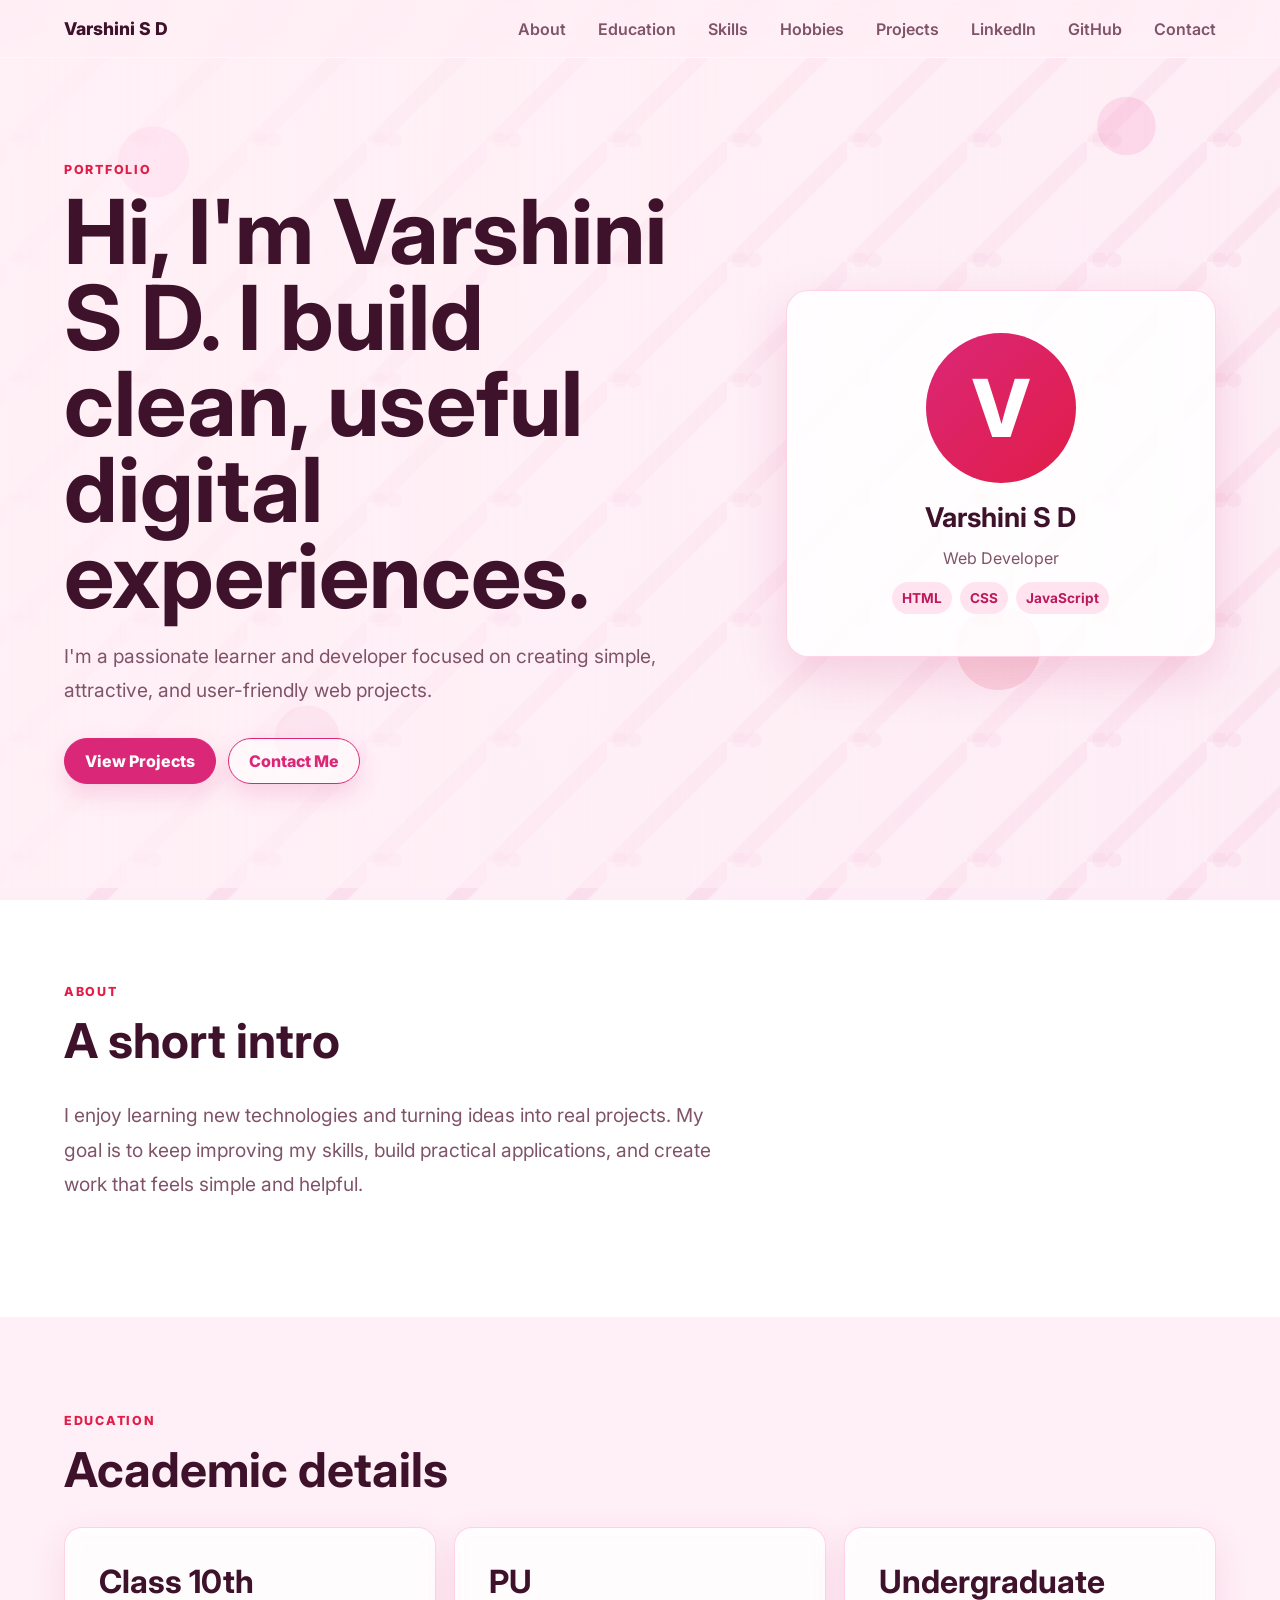
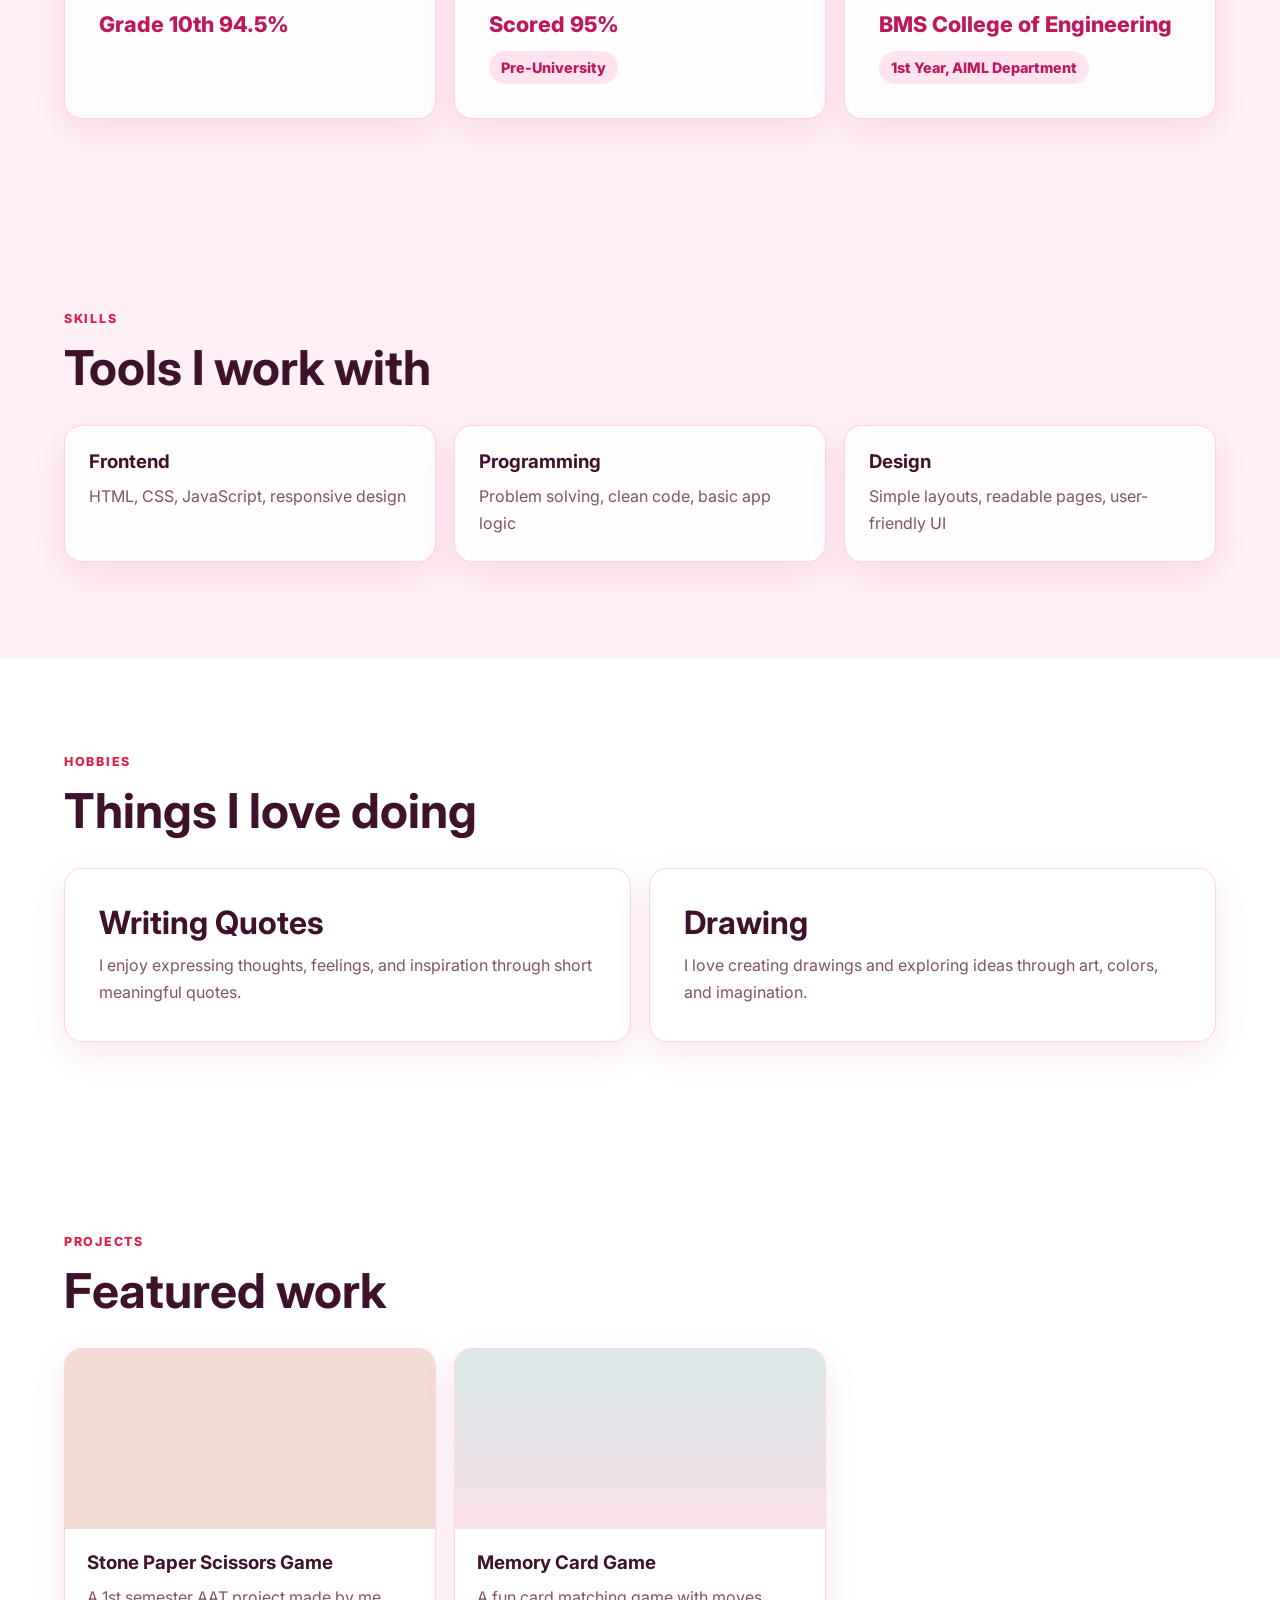
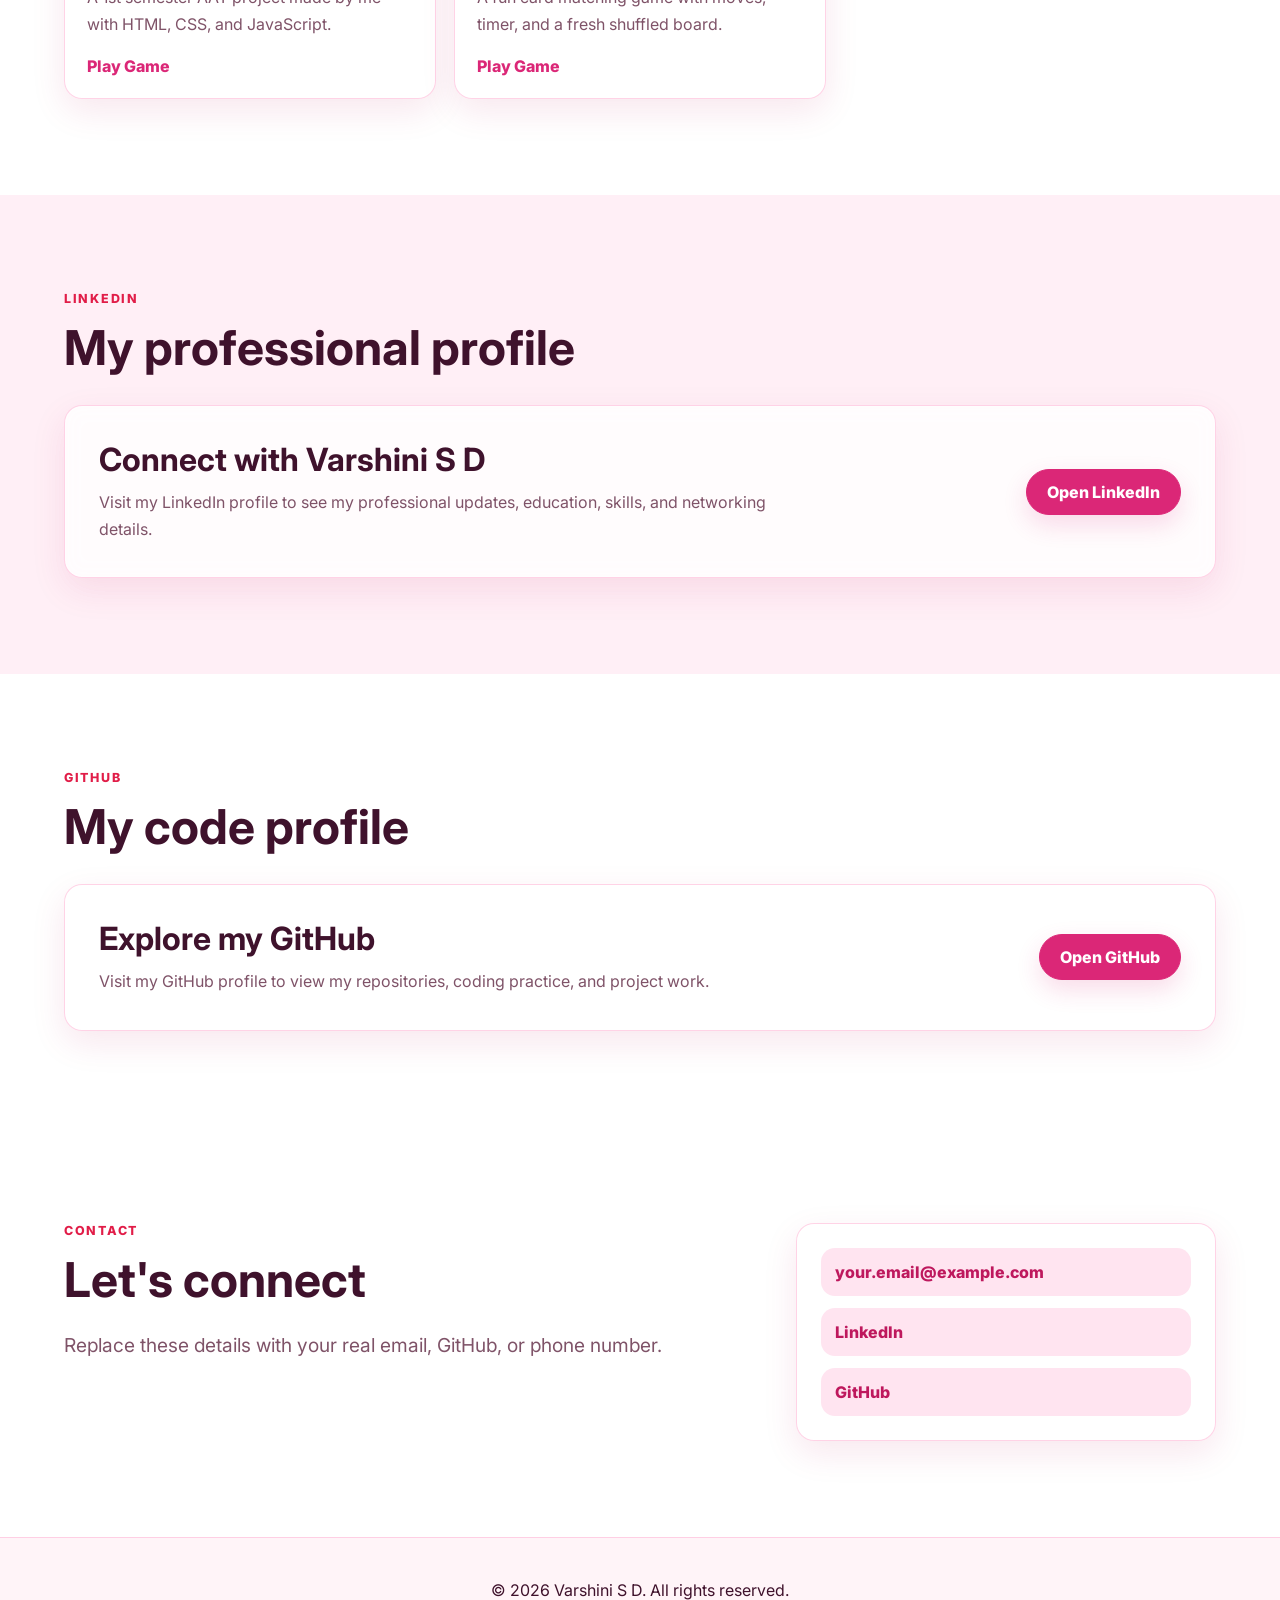
<file: index.html>
<!DOCTYPE html>
<html lang="en">
<head>
  <meta charset="UTF-8" />
  <meta name="viewport" content="width=device-width, initial-scale=1.0" />
  <title>Varshini S D | Portfolio</title>
  <link rel="preconnect" href="https://fonts.googleapis.com">
  <link rel="preconnect" href="https://fonts.gstatic.com" crossorigin>
  <link href="https://fonts.googleapis.com/css2?family=Inter:wght@400;500;600;700;800&display=swap" rel="stylesheet">
  <link rel="stylesheet" href="styles.css?v=heart-theme-2" />
</head>
<body>
  <header class="site-header">
    <a class="logo" href="#home">Varshini S D</a>
    <nav class="nav" aria-label="Main navigation">
      <a href="#about">About</a>
      <a href="#education">Education</a>
      <a href="#skills">Skills</a>
      <a href="#hobbies">Hobbies</a>
      <a href="#projects">Projects</a>
      <a href="#linkedin">LinkedIn</a>
      <a href="#github">GitHub</a>
      <a href="#contact">Contact</a>
    </nav>
  </header>

  <main>
    <section id="home" class="hero">
      <div class="hero-content">
        <p class="eyebrow">Portfolio</p>
        <h1>Hi, I'm Varshini S D. I build clean, useful digital experiences.</h1>
        <p class="hero-text">
          I'm a passionate learner and developer focused on creating simple,
          attractive, and user-friendly web projects.
        </p>
        <div class="hero-actions">
          <a class="button primary" href="#projects">View Projects</a>
          <a class="button secondary" href="#contact">Contact Me</a>
        </div>
      </div>
      <div class="profile-panel" aria-label="Profile summary">
        <div class="avatar">V</div>
        <h2>Varshini S D</h2>
        <p>Web Developer</p>
        <div class="profile-tags">
          <span>HTML</span>
          <span>CSS</span>
          <span>JavaScript</span>
        </div>
      </div>
    </section>

    <section id="about" class="section">
      <div class="section-heading">
        <p class="eyebrow">About</p>
        <h2>A short intro</h2>
      </div>
      <p class="section-copy">
        I enjoy learning new technologies and turning ideas into real projects.
        My goal is to keep improving my skills, build practical applications,
        and create work that feels simple and helpful.
      </p>
    </section>

    <section id="education" class="section muted education-section">
      <div class="section-heading">
        <p class="eyebrow">Education</p>
        <h2>Academic details</h2>
      </div>
      <div class="education-grid">
        <article class="education-card">
          <h3>Class 10th</h3>
          <p>Grade 10th 94.5%</p>
        </article>
        <article class="education-card">
          <h3>PU</h3>
          <p>Scored 95%</p>
          <span>Pre-University</span>
        </article>
        <article class="education-card">
          <h3>Undergraduate</h3>
          <p>BMS College of Engineering</p>
          <span>1st Year, AIML Department</span>
        </article>
      </div>
    </section>

    <section id="skills" class="section muted">
      <div class="section-heading">
        <p class="eyebrow">Skills</p>
        <h2>Tools I work with</h2>
      </div>
      <div class="skill-grid">
        <article>
          <h3>Frontend</h3>
          <p>HTML, CSS, JavaScript, responsive design</p>
        </article>
        <article>
          <h3>Programming</h3>
          <p>Problem solving, clean code, basic app logic</p>
        </article>
        <article>
          <h3>Design</h3>
          <p>Simple layouts, readable pages, user-friendly UI</p>
        </article>
      </div>
    </section>

    <section id="hobbies" class="section hobbies-section">
      <div class="section-heading">
        <p class="eyebrow">Hobbies</p>
        <h2>Things I love doing</h2>
      </div>
      <div class="hobby-grid">
        <article class="hobby-card">
          <h3>Writing Quotes</h3>
          <p>I enjoy expressing thoughts, feelings, and inspiration through short meaningful quotes.</p>
        </article>
        <article class="hobby-card">
          <h3>Drawing</h3>
          <p>I love creating drawings and exploring ideas through art, colors, and imagination.</p>
        </article>
      </div>
    </section>

    <section id="projects" class="section">
      <div class="section-heading">
        <p class="eyebrow">Projects</p>
        <h2>Featured work</h2>
      </div>
      <div class="project-grid">
        <article class="project-card">
          <div class="project-image project-two"></div>
          <div class="project-body">
            <h3>Stone Paper Scissors Game</h3>
            <p>A 1st semester AAT project made by me with HTML, CSS, and JavaScript.</p>
            <a href="stone-paper-scissors.html">Play Game</a>
          </div>
        </article>
        <article class="project-card">
          <div class="project-image project-memory"></div>
          <div class="project-body">
            <h3>Memory Card Game</h3>
            <p>A fun card matching game with moves, timer, and a fresh shuffled board.</p>
            <a href="memory-card-game.html">Play Game</a>
          </div>
        </article>
      </div>
    </section>

    <section id="linkedin" class="section muted linkedin-section">
      <div class="section-heading">
        <p class="eyebrow">LinkedIn</p>
        <h2>My professional profile</h2>
      </div>
      <div class="linkedin-card">
        <div>
          <h3>Connect with Varshini S D</h3>
          <p>
            Visit my LinkedIn profile to see my professional updates, education,
            skills, and networking details.
          </p>
        </div>
        <a class="button primary" href="https://www.linkedin.com/in/varshini-shetty-b81585377?utm_source=share_via&utm_content=profile&utm_medium=member_android" target="_blank" rel="noreferrer">
          Open LinkedIn
        </a>
      </div>
    </section>

    <section id="github" class="section github-section">
      <div class="section-heading">
        <p class="eyebrow">GitHub</p>
        <h2>My code profile</h2>
      </div>
      <div class="social-card">
        <div>
          <h3>Explore my GitHub</h3>
          <p>
            Visit my GitHub profile to view my repositories, coding practice,
            and project work.
          </p>
        </div>
        <a class="button primary" href="https://github.com/varshinisd25-vsd" target="_blank" rel="noreferrer">
          Open GitHub
        </a>
      </div>
    </section>

    <section id="contact" class="section contact-section">
      <div>
        <p class="eyebrow">Contact</p>
        <h2>Let's connect</h2>
        <p class="section-copy">
          Replace these details with your real email, GitHub, or phone number.
        </p>
      </div>
      <div class="contact-card">
        <a href="mailto:your.email@example.com">your.email@example.com</a>
        <a href="https://www.linkedin.com/in/varshini-shetty-b81585377?utm_source=share_via&utm_content=profile&utm_medium=member_android" target="_blank" rel="noreferrer">LinkedIn</a>
        <a href="https://github.com/varshinisd25-vsd" target="_blank" rel="noreferrer">GitHub</a>
      </div>
    </section>
  </main>

  <footer>
    <p>&copy; <span id="year"></span> Varshini S D. All rights reserved.</p>
  </footer>

  <script src="script.js"></script>
</body>
</html>
</file>
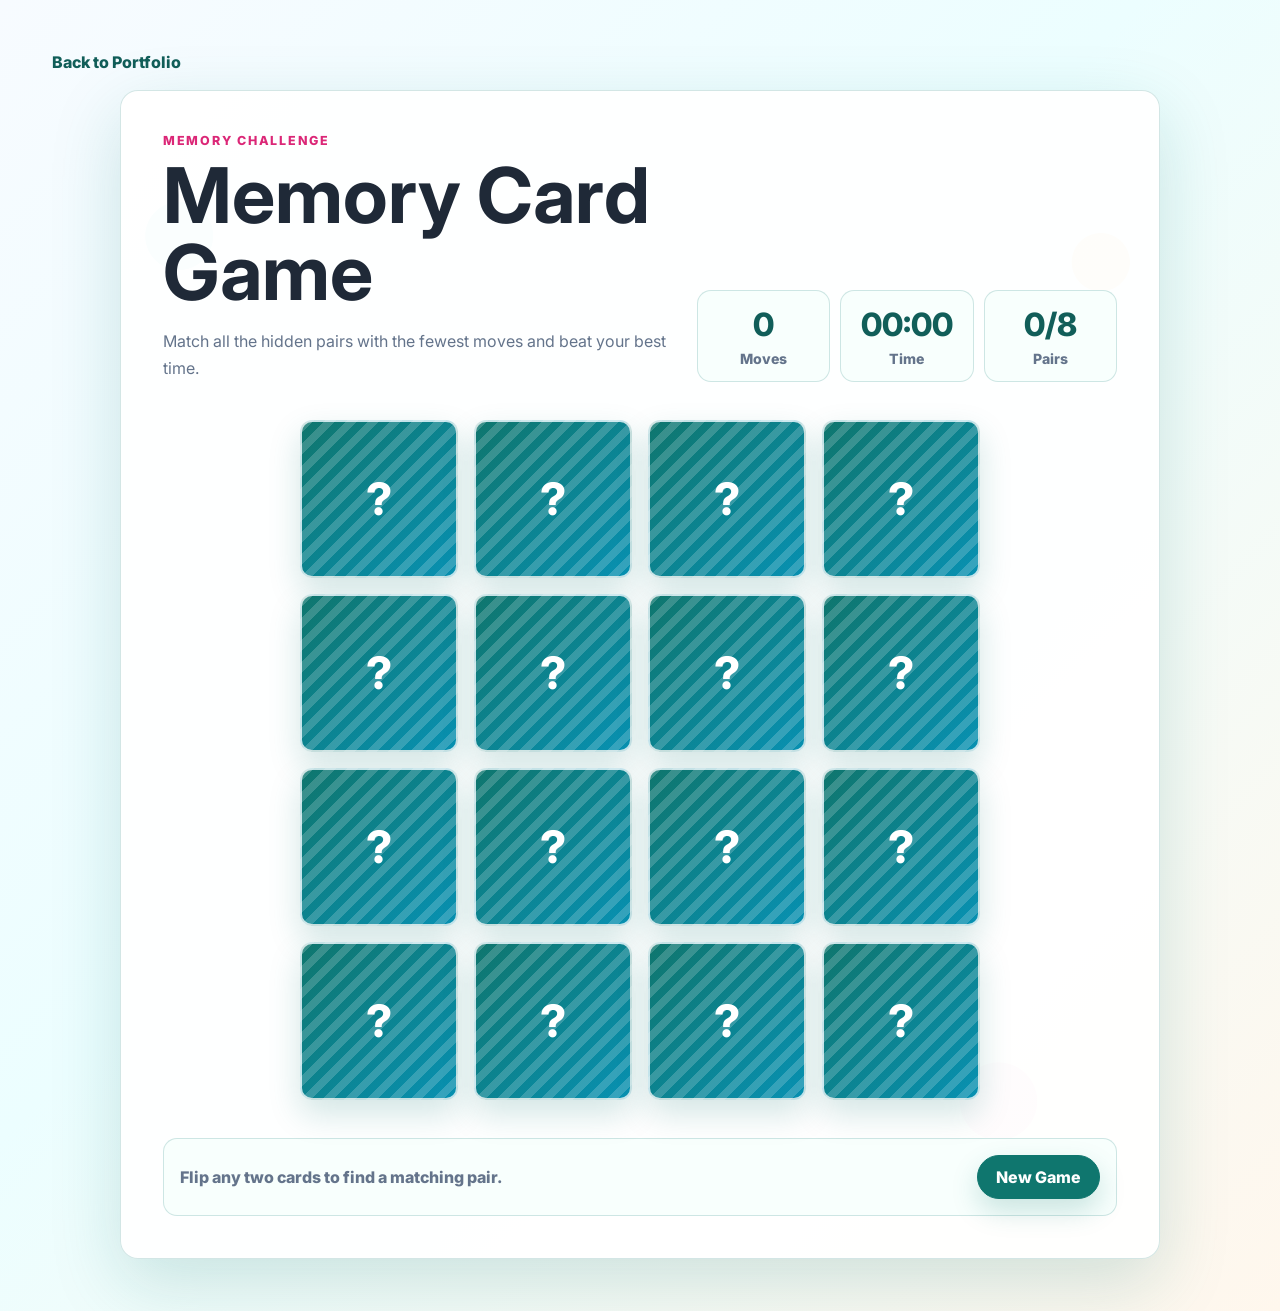
<file: memory-card-game.html>
<!DOCTYPE html>
<html lang="en">
<head>
  <meta charset="UTF-8" />
  <meta name="viewport" content="width=device-width, initial-scale=1.0" />
  <title>Memory Card Game | Varshini S D</title>
  <link rel="preconnect" href="https://fonts.googleapis.com">
  <link rel="preconnect" href="https://fonts.gstatic.com" crossorigin>
  <link href="https://fonts.googleapis.com/css2?family=Inter:wght@400;600;700;800&display=swap" rel="stylesheet">
  <link rel="stylesheet" href="memory.css" />
</head>
<body>
  <main class="memory-shell">
    <a class="back-link" href="index.html">Back to Portfolio</a>

    <section class="memory-game" aria-labelledby="game-title">
      <div class="game-header">
        <div>
          <p class="eyebrow">Memory Challenge</p>
          <h1 id="game-title">Memory Card Game</h1>
          <p class="intro">Match all the hidden pairs with the fewest moves and beat your best time.</p>
        </div>

        <div class="stats" aria-label="Game stats">
          <div>
            <span id="moves">0</span>
            <p>Moves</p>
          </div>
          <div>
            <span id="timer">00:00</span>
            <p>Time</p>
          </div>
          <div>
            <span id="matches">0/8</span>
            <p>Pairs</p>
          </div>
        </div>
      </div>

      <div class="memory-board" id="memory-board" aria-label="Memory cards"></div>

      <div class="message-panel" aria-live="polite">
        <p id="status-text">Flip any two cards to find a matching pair.</p>
        <button class="reset-button" id="reset-game" type="button">New Game</button>
      </div>
    </section>
  </main>

  <script src="memory.js"></script>
</body>
</html>
</file>
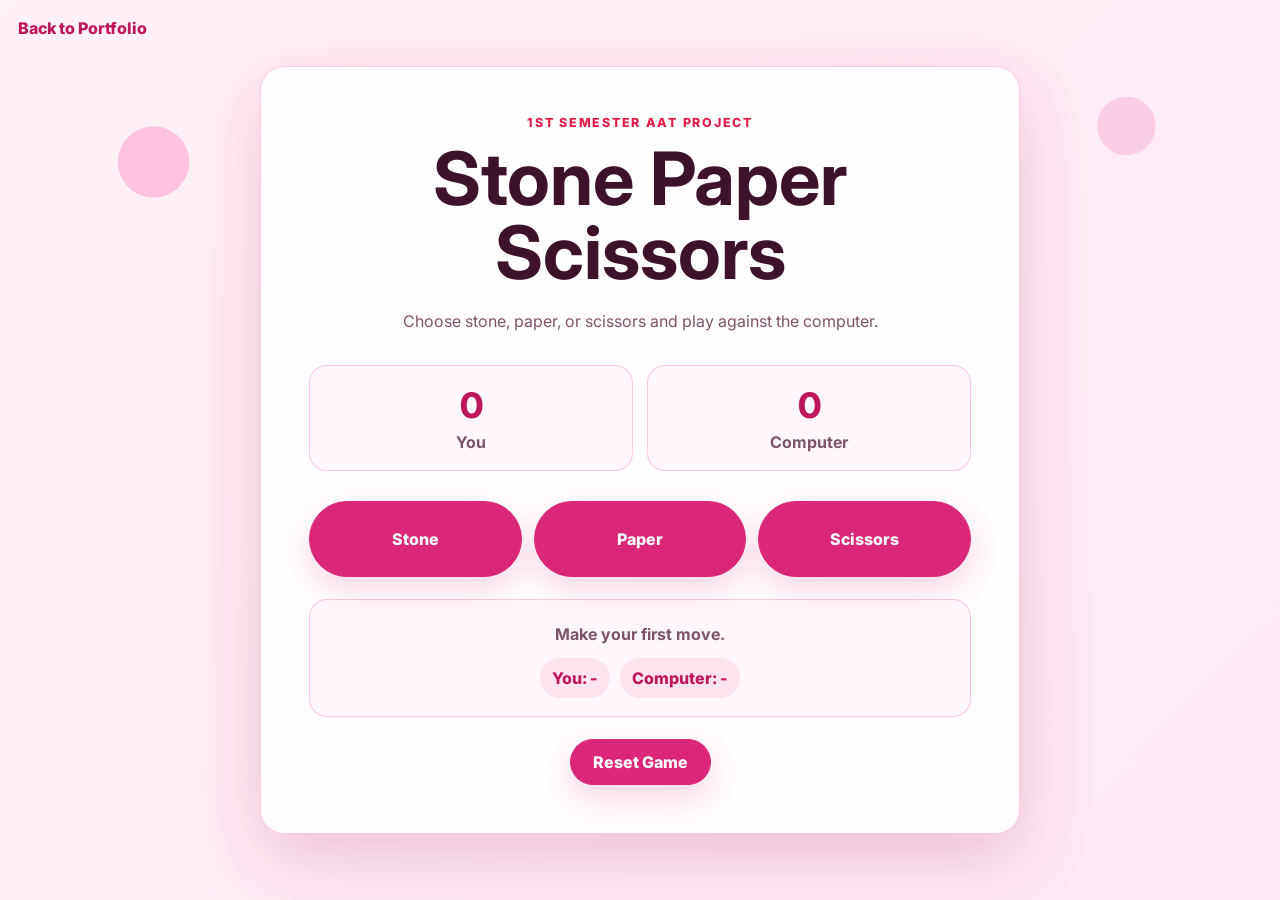
<file: stone-paper-scissors.html>
<!DOCTYPE html>
<html lang="en">
<head>
  <meta charset="UTF-8" />
  <meta name="viewport" content="width=device-width, initial-scale=1.0" />
  <title>Stone Paper Scissors | Varshini S D</title>
  <link rel="preconnect" href="https://fonts.googleapis.com">
  <link rel="preconnect" href="https://fonts.gstatic.com" crossorigin>
  <link href="https://fonts.googleapis.com/css2?family=Inter:wght@400;600;700;800&display=swap" rel="stylesheet">
  <link rel="stylesheet" href="game.css" />
</head>
<body>
  <main class="game-shell">
    <a class="back-link" href="index.html">Back to Portfolio</a>

    <section class="game-card" aria-labelledby="game-title">
      <p class="eyebrow">1st Semester AAT Project</p>
      <h1 id="game-title">Stone Paper Scissors</h1>
      <p class="intro">
        Choose stone, paper, or scissors and play against the computer.
      </p>

      <div class="score-board" aria-label="Score board">
        <div>
          <span id="player-score">0</span>
          <p>You</p>
        </div>
        <div>
          <span id="computer-score">0</span>
          <p>Computer</p>
        </div>
      </div>

      <div class="choice-row" aria-label="Game choices">
        <button class="choice-button" type="button" data-choice="stone">
          <span>Stone</span>
        </button>
        <button class="choice-button" type="button" data-choice="paper">
          <span>Paper</span>
        </button>
        <button class="choice-button" type="button" data-choice="scissors">
          <span>Scissors</span>
        </button>
      </div>

      <div class="result-panel" aria-live="polite">
        <p id="round-text">Make your first move.</p>
        <div class="moves">
          <span id="player-move">You: -</span>
          <span id="computer-move">Computer: -</span>
        </div>
      </div>

      <button class="reset-button" type="button" id="reset-game">Reset Game</button>
    </section>
  </main>

  <script src="game.js"></script>
</body>
</html>
</file>
<file: styles.css>
:root {
  --bg: #fff0f6;
  --text: #3f122c;
  --muted: #7f5368;
  --line: rgba(255, 182, 213, 0.6);
  --primary: #db2777;
  --primary-dark: #be185d;
  --accent: #e11d48;
  --card: rgba(255, 255, 255, 0.88);
  --shadow: 0 18px 50px rgba(190, 24, 93, 0.16);
}

* {
  box-sizing: border-box;
}

* {
  transition:
    background-color 0.25s ease,
    border-color 0.25s ease,
    box-shadow 0.25s ease,
    color 0.25s ease,
    transform 0.25s ease;
}

html {
  scroll-behavior: smooth;
  cursor: url("data:image/svg+xml,%3Csvg xmlns='http://www.w3.org/2000/svg' width='28' height='28' viewBox='0 0 28 28'%3E%3Cpath fill='%23db2777' stroke='white' stroke-width='1.5' d='M5 3l15 9-7 2 4 8-3 2-4-8-5 5z'/%3E%3Ccircle cx='20' cy='7' r='4' fill='%23fb7185' stroke='white' stroke-width='1.2'/%3E%3C/svg%3E") 5 3, auto;
}

body {
  margin: 0;
  font-family: "Inter", Arial, sans-serif;
  color: var(--text);
  background:
    radial-gradient(circle at 12% 18%, rgba(255, 77, 166, 0.34) 0 2.2rem, transparent 2.25rem),
    radial-gradient(circle at 88% 14%, rgba(244, 114, 182, 0.3) 0 1.8rem, transparent 1.85rem),
    radial-gradient(circle at 78% 72%, rgba(225, 29, 72, 0.24) 0 2.6rem, transparent 2.65rem),
    radial-gradient(circle at 24% 82%, rgba(219, 39, 119, 0.22) 0 2rem, transparent 2.05rem),
    linear-gradient(135deg, rgba(255, 240, 246, 0.9), rgba(252, 231, 243, 0.82)),
    url("https://images.unsplash.com/photo-1518199266791-5375a83190b7?auto=format&fit=crop&w=1800&q=85");
  background-attachment: fixed;
  background-position: center;
  background-size: cover;
}

body::before {
  content: "";
  position: fixed;
  inset: 0;
  z-index: -1;
  pointer-events: none;
  opacity: 0.4;
  background-image:
    radial-gradient(circle at 20px 20px, rgba(219, 39, 119, 0.18) 0 7px, transparent 8px),
    radial-gradient(circle at 34px 20px, rgba(219, 39, 119, 0.18) 0 7px, transparent 8px),
    linear-gradient(135deg, transparent 0 48%, rgba(219, 39, 119, 0.18) 49% 57%, transparent 58%);
  background-size: 120px 120px;
  background-position: 0 0, 0 0, 7px 22px;
}

a {
  color: inherit;
  text-decoration: none;
}

a,
button,
.button,
.contact-card a,
.project-body a {
  cursor: url("data:image/svg+xml,%3Csvg xmlns='http://www.w3.org/2000/svg' width='30' height='30' viewBox='0 0 30 30'%3E%3Cpath fill='%23be185d' stroke='white' stroke-width='1.5' d='M4 3l17 10-8 2 5 9-4 2-5-9-5 6z'/%3E%3Cpath fill='%23fb7185' stroke='white' stroke-width='1.1' d='M22 5c-1.3-2-4.6-.9-4.6 1.7 0 2.2 4.6 5 4.6 5s4.6-2.8 4.6-5C26.6 4.1 23.3 3 22 5z'/%3E%3C/svg%3E") 4 3, pointer;
}

.site-header {
  position: sticky;
  top: 0;
  z-index: 10;
  display: flex;
  align-items: center;
  justify-content: space-between;
  padding: 18px clamp(18px, 5vw, 72px);
  border-bottom: 1px solid rgba(255, 255, 255, 0.55);
  background: rgba(255, 240, 246, 0.82);
  backdrop-filter: blur(14px);
}

.logo {
  font-size: 1.1rem;
  font-weight: 800;
}

.nav {
  display: flex;
  gap: clamp(14px, 3vw, 32px);
  color: var(--muted);
  font-weight: 600;
}

.nav a:hover {
  color: var(--primary);
}

.hero {
  min-height: calc(100vh - 70px);
  display: grid;
  grid-template-columns: minmax(0, 1.2fr) minmax(280px, 0.8fr);
  align-items: center;
  gap: clamp(28px, 6vw, 80px);
  padding: clamp(56px, 8vw, 110px) clamp(18px, 5vw, 72px);
  background:
    linear-gradient(90deg, rgba(255, 240, 246, 0.88), rgba(255, 240, 246, 0.32));
}

.hero-content {
  max-width: 780px;
}

.eyebrow {
  margin: 0 0 12px;
  color: var(--accent);
  font-size: 0.78rem;
  font-weight: 800;
  letter-spacing: 0.14em;
  text-transform: uppercase;
}

h1,
h2,
h3,
p {
  overflow-wrap: anywhere;
}

h1 {
  margin: 0;
  max-width: 740px;
  font-size: clamp(2.4rem, 7vw, 5.8rem);
  line-height: 0.96;
  letter-spacing: 0;
}

.hero-text,
.section-copy {
  max-width: 670px;
  color: var(--muted);
  font-size: clamp(1rem, 2vw, 1.2rem);
  line-height: 1.8;
}

.hero-actions {
  display: flex;
  flex-wrap: wrap;
  gap: 12px;
  margin-top: 30px;
}

.button {
  display: inline-flex;
  align-items: center;
  justify-content: center;
  min-height: 46px;
  padding: 0 20px;
  border: 1px solid var(--primary);
  border-radius: 999px;
  font-weight: 800;
  box-shadow: 0 10px 24px rgba(219, 39, 119, 0.16);
}

.button.primary {
  color: #fff;
  background: var(--primary);
}

.button.primary:hover {
  background: var(--primary-dark);
  box-shadow: 0 16px 34px rgba(190, 24, 93, 0.28);
  transform: translateY(-3px);
}

.button.secondary {
  color: var(--primary);
  background: rgba(255, 255, 255, 0.54);
}

.button.secondary:hover {
  background: #fff;
  box-shadow: 0 16px 34px rgba(190, 24, 93, 0.16);
  transform: translateY(-3px);
}

.profile-panel {
  display: grid;
  justify-items: center;
  gap: 14px;
  padding: clamp(28px, 5vw, 42px);
  border: 1px solid var(--line);
  border-radius: 22px;
  background: var(--card);
  box-shadow: var(--shadow);
  text-align: center;
}

.profile-panel:hover {
  box-shadow: 0 24px 70px rgba(190, 24, 93, 0.24);
  transform: translateY(-6px);
}

.avatar {
  display: grid;
  place-items: center;
  width: clamp(104px, 18vw, 150px);
  aspect-ratio: 1;
  border-radius: 50%;
  color: #fff;
  background: linear-gradient(135deg, var(--primary), var(--accent));
  font-size: clamp(3rem, 8vw, 5rem);
  font-weight: 800;
}

.profile-panel h2 {
  margin: 4px 0 0;
  font-size: 1.7rem;
}

.profile-panel p {
  margin: 0;
  color: var(--muted);
}

.profile-tags {
  display: flex;
  flex-wrap: wrap;
  justify-content: center;
  gap: 8px;
}

.profile-tags span {
  padding: 8px 10px;
  border-radius: 999px;
  color: var(--primary-dark);
  background: #ffe4f0;
  font-size: 0.85rem;
  font-weight: 700;
}

.profile-tags span:hover {
  background: #ffd1e6;
  transform: translateY(-2px);
}

.section {
  padding: clamp(58px, 8vw, 96px) clamp(18px, 5vw, 72px);
}

.section.muted {
  background: rgba(255, 228, 240, 0.58);
  backdrop-filter: blur(8px);
}

.section-heading {
  margin-bottom: 28px;
}

.section h2 {
  margin: 0;
  font-size: clamp(1.8rem, 4vw, 3rem);
}

.education-grid,
.skill-grid,
.hobby-grid,
.project-grid {
  display: grid;
  grid-template-columns: repeat(3, minmax(0, 1fr));
  gap: 18px;
}

.skill-grid article,
.education-card,
.hobby-card,
.project-card,
.linkedin-card,
.social-card,
.contact-card {
  border: 1px solid var(--line);
  border-radius: 18px;
  background: var(--card);
  backdrop-filter: blur(10px);
  box-shadow: 0 12px 34px rgba(190, 24, 93, 0.1);
}

.skill-grid article:hover,
.education-card:hover,
.hobby-card:hover,
.project-card:hover,
.linkedin-card:hover,
.social-card:hover,
.contact-card:hover {
  border-color: rgba(219, 39, 119, 0.42);
  box-shadow: 0 22px 54px rgba(190, 24, 93, 0.2);
  transform: translateY(-6px);
}

.skill-grid article {
  padding: 24px;
}

.hobby-grid {
  grid-template-columns: repeat(2, minmax(0, 1fr));
}

.hobby-card {
  padding: clamp(22px, 4vw, 34px);
}

.hobby-card h3 {
  margin: 0 0 10px;
  font-size: clamp(1.3rem, 3vw, 2rem);
}

.hobby-card p {
  margin: 0;
  color: var(--muted);
  line-height: 1.7;
}

.education-card {
  padding: clamp(22px, 4vw, 34px);
}

.education-card h3 {
  margin: 0 0 10px;
  font-size: clamp(1.3rem, 3vw, 2rem);
}

.education-card p {
  margin: 0;
  color: var(--primary-dark);
  font-size: clamp(1.1rem, 2vw, 1.35rem);
  font-weight: 800;
}

.education-card span {
  display: inline-flex;
  margin-top: 14px;
  padding: 8px 12px;
  border-radius: 999px;
  color: var(--primary-dark);
  background: #ffe4f0;
  font-size: 0.9rem;
  font-weight: 800;
}

.skill-grid h3,
.project-body h3 {
  margin: 0 0 10px;
}

.skill-grid p,
.project-body p {
  margin: 0;
  color: var(--muted);
  line-height: 1.7;
}

.project-card {
  overflow: hidden;
}

.project-image {
  min-height: 180px;
  background-size: cover;
  background-position: center;
}

.project-card:hover .project-image {
  transform: scale(1.05);
}

.project-one {
  background:
    linear-gradient(rgba(15, 118, 110, 0.2), rgba(15, 118, 110, 0.2)),
    url("https://images.unsplash.com/photo-1498050108023-c5249f4df085?auto=format&fit=crop&w=900&q=80");
}

.project-two {
  background:
    linear-gradient(rgba(194, 65, 12, 0.18), rgba(194, 65, 12, 0.18)),
    url("https://images.unsplash.com/photo-1515879218367-8466d910aaa4?auto=format&fit=crop&w=900&q=80");
}

.project-memory {
  background:
    linear-gradient(rgba(15, 118, 110, 0.16), rgba(219, 39, 119, 0.14)),
    url("https://images.unsplash.com/photo-1610890716171-6b1bb98ffd09?auto=format&fit=crop&w=900&q=80");
}

.project-three {
  background:
    linear-gradient(rgba(31, 41, 51, 0.12), rgba(31, 41, 51, 0.12)),
    url("https://images.unsplash.com/photo-1558655146-9f40138edfeb?auto=format&fit=crop&w=900&q=80");
}

.project-body {
  padding: 22px;
}

.project-body a {
  display: inline-flex;
  margin-top: 18px;
  color: var(--primary);
  font-weight: 800;
}

.project-body a:hover {
  color: var(--primary-dark);
  transform: translateX(4px);
}

.linkedin-card,
.social-card {
  display: flex;
  align-items: center;
  justify-content: space-between;
  gap: 24px;
  padding: clamp(22px, 4vw, 34px);
}

.linkedin-card h3,
.social-card h3 {
  margin: 0 0 10px;
  font-size: clamp(1.3rem, 3vw, 2rem);
}

.linkedin-card p,
.social-card p {
  max-width: 680px;
  margin: 0;
  color: var(--muted);
  line-height: 1.7;
}

.contact-section {
  display: grid;
  grid-template-columns: minmax(0, 1fr) minmax(260px, 420px);
  gap: 28px;
  align-items: start;
}

.contact-card {
  display: grid;
  gap: 12px;
  padding: 24px;
}

.contact-card a {
  padding: 14px;
  border-radius: 14px;
  background: #ffe4f0;
  color: var(--primary-dark);
  font-weight: 800;
}

.contact-card a:hover {
  background: #ffd1e6;
  box-shadow: 0 10px 24px rgba(190, 24, 93, 0.14);
  transform: translateX(4px);
}

footer {
  padding: 26px clamp(18px, 5vw, 72px);
  border-top: 1px solid var(--line);
  color: var(--text);
  background: rgba(255, 240, 246, 0.72);
  text-align: center;
}

@media (max-width: 820px) {
  body {
    background-attachment: scroll;
  }
}

@media (max-width: 820px) {
  .site-header {
    align-items: flex-start;
    flex-direction: column;
    gap: 12px;
  }

  .nav {
    width: 100%;
    overflow-x: auto;
    padding-bottom: 4px;
  }

  .hero,
  .contact-section {
    grid-template-columns: 1fr;
  }

  .hero {
    min-height: auto;
  }

  .education-grid,
  .skill-grid,
  .hobby-grid,
  .project-grid {
    grid-template-columns: 1fr;
  }

  .linkedin-card {
    align-items: stretch;
    flex-direction: column;
  }

  .social-card {
    align-items: stretch;
    flex-direction: column;
  }
}

@media (max-width: 480px) {
  .hero-actions,
  .button {
    width: 100%;
  }
}
</file>
<file: memory.css>
:root {
  --bg: #f7fbff;
  --text: #1f2937;
  --muted: #64748b;
  --primary: #0f766e;
  --primary-dark: #115e59;
  --accent: #db2777;
  --gold: #f59e0b;
  --card: rgba(255, 255, 255, 0.92);
  --line: rgba(15, 118, 110, 0.18);
  --shadow: 0 24px 70px rgba(15, 118, 110, 0.18);
}

* {
  box-sizing: border-box;
}

body {
  min-height: 100vh;
  margin: 0;
  font-family: "Inter", Arial, sans-serif;
  color: var(--text);
  background:
    radial-gradient(circle at 14% 18%, rgba(20, 184, 166, 0.24) 0 2.1rem, transparent 2.15rem),
    radial-gradient(circle at 86% 20%, rgba(245, 158, 11, 0.24) 0 1.8rem, transparent 1.85rem),
    radial-gradient(circle at 78% 84%, rgba(219, 39, 119, 0.18) 0 2.4rem, transparent 2.45rem),
    linear-gradient(135deg, #f7fbff 0%, #ecfeff 44%, #fff7ed 100%);
}

button,
a {
  font: inherit;
}

.memory-shell {
  display: grid;
  min-height: 100vh;
  padding: clamp(18px, 5vw, 52px);
}

.back-link {
  align-self: start;
  width: fit-content;
  color: var(--primary-dark);
  font-weight: 800;
  text-decoration: none;
}

.back-link:hover {
  color: var(--primary);
  transform: translateX(-4px);
}

.memory-game {
  align-self: center;
  width: min(1040px, 100%);
  margin: 18px auto 0;
  padding: clamp(22px, 4vw, 42px);
  border: 1px solid var(--line);
  border-radius: 18px;
  background: var(--card);
  box-shadow: var(--shadow);
}

.game-header {
  display: grid;
  grid-template-columns: minmax(0, 1fr) minmax(300px, 420px);
  gap: 24px;
  align-items: end;
}

.eyebrow {
  margin: 0 0 10px;
  color: var(--accent);
  font-size: 0.78rem;
  font-weight: 800;
  letter-spacing: 0.14em;
  text-transform: uppercase;
}

h1 {
  margin: 0;
  font-size: clamp(2.15rem, 6vw, 4.8rem);
  line-height: 1;
  letter-spacing: 0;
}

.intro {
  max-width: 600px;
  margin: 16px 0 0;
  color: var(--muted);
  line-height: 1.7;
}

.stats {
  display: grid;
  grid-template-columns: repeat(3, minmax(0, 1fr));
  gap: 10px;
}

.stats div,
.message-panel {
  border: 1px solid var(--line);
  border-radius: 14px;
  background: #f8fffd;
}

.stats div {
  min-height: 88px;
  padding: 14px;
  text-align: center;
}

.stats span {
  display: block;
  color: var(--primary-dark);
  font-size: clamp(1.45rem, 3vw, 2rem);
  font-weight: 800;
}

.stats p {
  margin: 6px 0 0;
  color: var(--muted);
  font-size: 0.88rem;
  font-weight: 800;
}

.memory-board {
  display: grid;
  grid-template-columns: repeat(4, minmax(64px, 1fr));
  gap: clamp(10px, 2vw, 16px);
  width: min(680px, 100%);
  margin: clamp(24px, 5vw, 38px) auto;
}

.memory-card {
  position: relative;
  display: grid;
  place-items: center;
  aspect-ratio: 1;
  border: 0;
  border-radius: 12px;
  background: transparent;
  cursor: pointer;
  perspective: 900px;
}

.memory-card:focus-visible {
  outline: 4px solid rgba(245, 158, 11, 0.5);
  outline-offset: 4px;
}

.card-face {
  position: absolute;
  inset: 0;
  display: grid;
  place-items: center;
  border: 2px solid rgba(255, 255, 255, 0.76);
  border-radius: 12px;
  backface-visibility: hidden;
  box-shadow: 0 14px 32px rgba(15, 118, 110, 0.18);
  transition: transform 0.45s ease, box-shadow 0.25s ease;
}

.card-back {
  color: #fff;
  background:
    linear-gradient(135deg, rgba(255, 255, 255, 0.18) 25%, transparent 25% 50%, rgba(255, 255, 255, 0.18) 50% 75%, transparent 75%),
    linear-gradient(135deg, var(--primary), #0891b2);
  background-size: 22px 22px, cover;
  font-size: clamp(1.6rem, 5vw, 2.8rem);
  font-weight: 800;
}

.card-front {
  background: linear-gradient(135deg, #ffffff, #fff7ed);
  color: var(--text);
  font-size: clamp(2rem, 7vw, 4rem);
  transform: rotateY(180deg);
}

.memory-card.is-flipped .card-back,
.memory-card.is-matched .card-back {
  transform: rotateY(180deg);
}

.memory-card.is-flipped .card-front,
.memory-card.is-matched .card-front {
  transform: rotateY(360deg);
}

.memory-card.is-matched .card-front {
  border-color: rgba(15, 118, 110, 0.45);
  box-shadow: 0 18px 38px rgba(15, 118, 110, 0.24);
}

.memory-card:not(.is-flipped):not(.is-matched):hover .card-back {
  box-shadow: 0 20px 42px rgba(15, 118, 110, 0.28);
  transform: translateY(-4px);
}

.message-panel {
  display: flex;
  align-items: center;
  justify-content: space-between;
  gap: 16px;
  padding: 16px;
}

.message-panel p {
  margin: 0;
  color: var(--muted);
  font-weight: 800;
}

.reset-button {
  min-height: 44px;
  padding: 0 18px;
  border: 1px solid var(--primary);
  border-radius: 999px;
  color: #fff;
  background: var(--primary);
  box-shadow: 0 12px 28px rgba(15, 118, 110, 0.2);
  font-weight: 800;
  cursor: pointer;
}

.reset-button:hover {
  background: var(--primary-dark);
  box-shadow: 0 18px 38px rgba(15, 118, 110, 0.28);
  transform: translateY(-3px);
}

@media (max-width: 780px) {
  .game-header {
    grid-template-columns: 1fr;
  }
}

@media (max-width: 520px) {
  .memory-board {
    grid-template-columns: repeat(4, minmax(54px, 1fr));
    gap: 8px;
  }

  .stats {
    grid-template-columns: 1fr;
  }

  .message-panel {
    align-items: stretch;
    flex-direction: column;
  }
}
</file>
<file: game.css>
:root {
  --text: #3f122c;
  --muted: #7f5368;
  --primary: #db2777;
  --primary-dark: #be185d;
  --card: rgba(255, 255, 255, 0.9);
  --line: rgba(255, 182, 213, 0.72);
  --shadow: 0 24px 70px rgba(190, 24, 93, 0.22);
}

* {
  box-sizing: border-box;
  transition:
    background-color 0.25s ease,
    border-color 0.25s ease,
    box-shadow 0.25s ease,
    color 0.25s ease,
    transform 0.25s ease;
}

body {
  min-height: 100vh;
  margin: 0;
  font-family: "Inter", Arial, sans-serif;
  color: var(--text);
  background:
    radial-gradient(circle at 12% 18%, rgba(255, 77, 166, 0.28) 0 2.2rem, transparent 2.25rem),
    radial-gradient(circle at 88% 14%, rgba(244, 114, 182, 0.26) 0 1.8rem, transparent 1.85rem),
    linear-gradient(135deg, rgba(255, 240, 246, 0.95), rgba(252, 231, 243, 0.9));
}

.game-shell {
  display: grid;
  place-items: center;
  min-height: 100vh;
  padding: clamp(18px, 5vw, 56px);
}

.back-link {
  position: fixed;
  top: 18px;
  left: 18px;
  color: var(--primary-dark);
  font-weight: 800;
  text-decoration: none;
}

.back-link:hover {
  color: var(--primary);
  transform: translateX(-4px);
}

.game-card {
  width: min(760px, 100%);
  padding: clamp(24px, 5vw, 48px);
  border: 1px solid var(--line);
  border-radius: 24px;
  background: var(--card);
  box-shadow: var(--shadow);
  text-align: center;
}

.eyebrow {
  margin: 0 0 12px;
  color: #e11d48;
  font-size: 0.78rem;
  font-weight: 800;
  letter-spacing: 0.14em;
  text-transform: uppercase;
}

h1 {
  margin: 0;
  font-size: clamp(2.2rem, 7vw, 4.6rem);
  line-height: 1;
}

.intro {
  max-width: 520px;
  margin: 18px auto 0;
  color: var(--muted);
  line-height: 1.7;
}

.score-board {
  display: grid;
  grid-template-columns: repeat(2, minmax(0, 1fr));
  gap: 14px;
  margin: 30px 0;
}

.score-board div,
.result-panel {
  border: 1px solid var(--line);
  border-radius: 18px;
  background: #fff7fb;
  padding: 18px;
}

.score-board span {
  display: block;
  color: var(--primary-dark);
  font-size: 2.2rem;
  font-weight: 800;
}

.score-board p,
.result-panel p {
  margin: 6px 0 0;
  color: var(--muted);
  font-weight: 700;
}

.choice-row {
  display: grid;
  grid-template-columns: repeat(3, minmax(0, 1fr));
  gap: 12px;
}

.choice-button,
.reset-button {
  border: 1px solid var(--primary);
  border-radius: 999px;
  color: #fff;
  background: var(--primary);
  box-shadow: 0 12px 30px rgba(219, 39, 119, 0.18);
  font: inherit;
  font-weight: 800;
  cursor: pointer;
}

.choice-button {
  min-height: 76px;
  padding: 0 14px;
}

.choice-button:hover,
.reset-button:hover {
  background: var(--primary-dark);
  box-shadow: 0 18px 42px rgba(190, 24, 93, 0.28);
  transform: translateY(-4px);
}

.result-panel {
  margin-top: 22px;
}

.moves {
  display: flex;
  flex-wrap: wrap;
  justify-content: center;
  gap: 10px;
  margin-top: 14px;
}

.moves span {
  padding: 10px 12px;
  border-radius: 999px;
  color: var(--primary-dark);
  background: #ffe4f0;
  font-weight: 800;
}

.reset-button {
  min-height: 46px;
  margin-top: 22px;
  padding: 0 22px;
}

@media (max-width: 620px) {
  .back-link {
    position: static;
    justify-self: start;
    margin-bottom: 16px;
  }

  .game-shell {
    place-items: start center;
  }

  .choice-row,
  .score-board {
    grid-template-columns: 1fr;
  }
}
</file>
